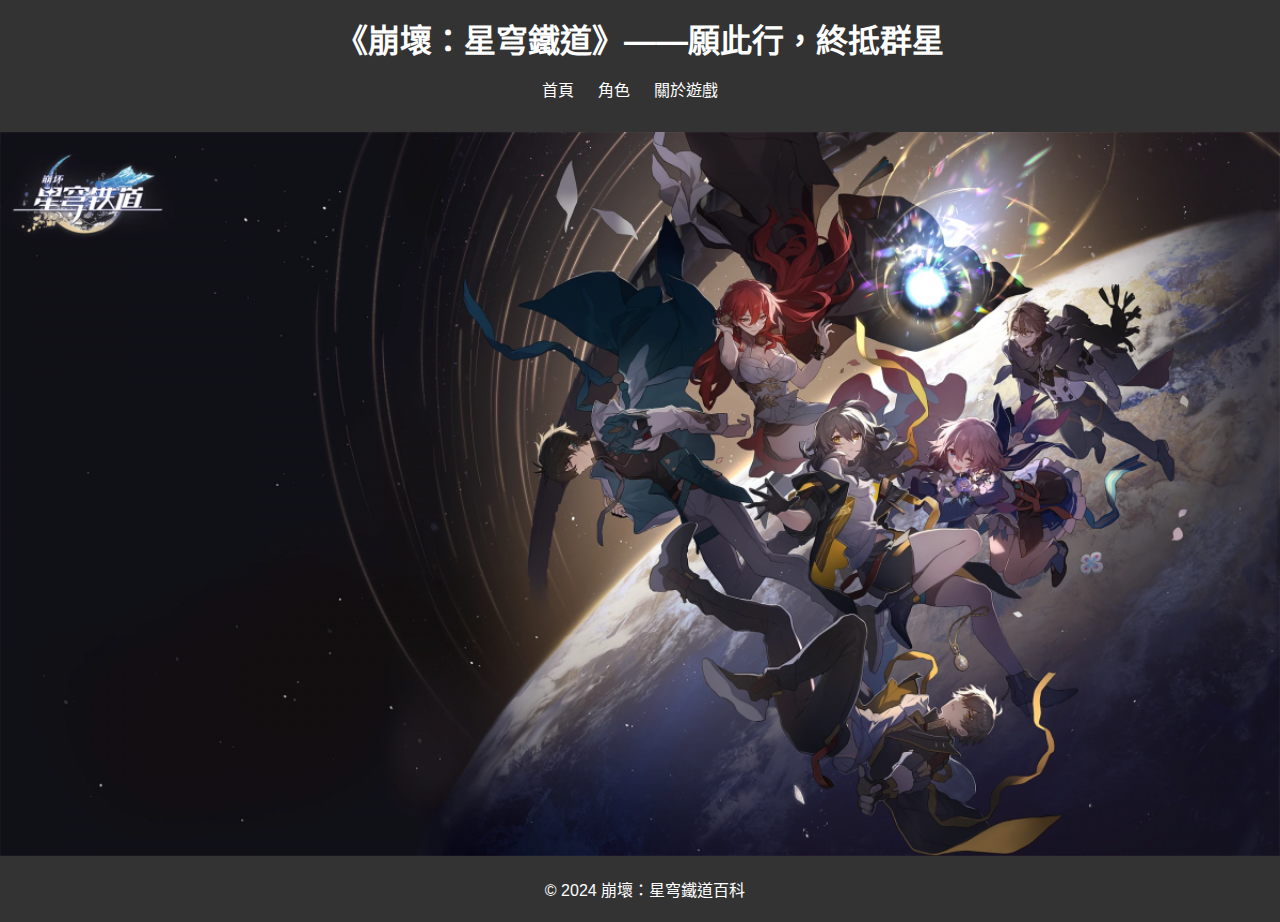
<file: index.html>
<!DOCTYPE html>
<html lang="zh-TW">
<!-- 首頁 -->

<head>
    <meta charset="UTF-8">
    <meta name="viewport" content="width=device-width, initial-scale=1.0">
    <meta name="description" content="《崩壞：星穹鐵道》">
    <title>首頁</title>
    <link rel="stylesheet" href="styles.css">
</head>

<body>
    <header>
        <div class="container">
            <h1>《崩壞：星穹鐵道》——願此行，終抵群星</h1>
        </div>
        <nav>
            <ul>
                <li><a href="index.html" rel="noopener noreferrer">首頁</a></li>
                <li><a href="index1.html" target="_blank" rel="noopener noreferrer">角色</a></li>
                <li><a href="index2.html" target="_blank" rel="noopener noreferrer">關於遊戲</a></li>
            </ul>
        </nav>
    </header>

    <div class="container">
        <div class="main-content">
            <img src="首頁圖片\首頁.png " alt="崩壞：星穹鐵道">
        </div>
    </div>

    <footer>
        <p>&copy; 2024 崩壞：星穹鐵道百科</p>
    </footer>
</body>

</html>
</file>
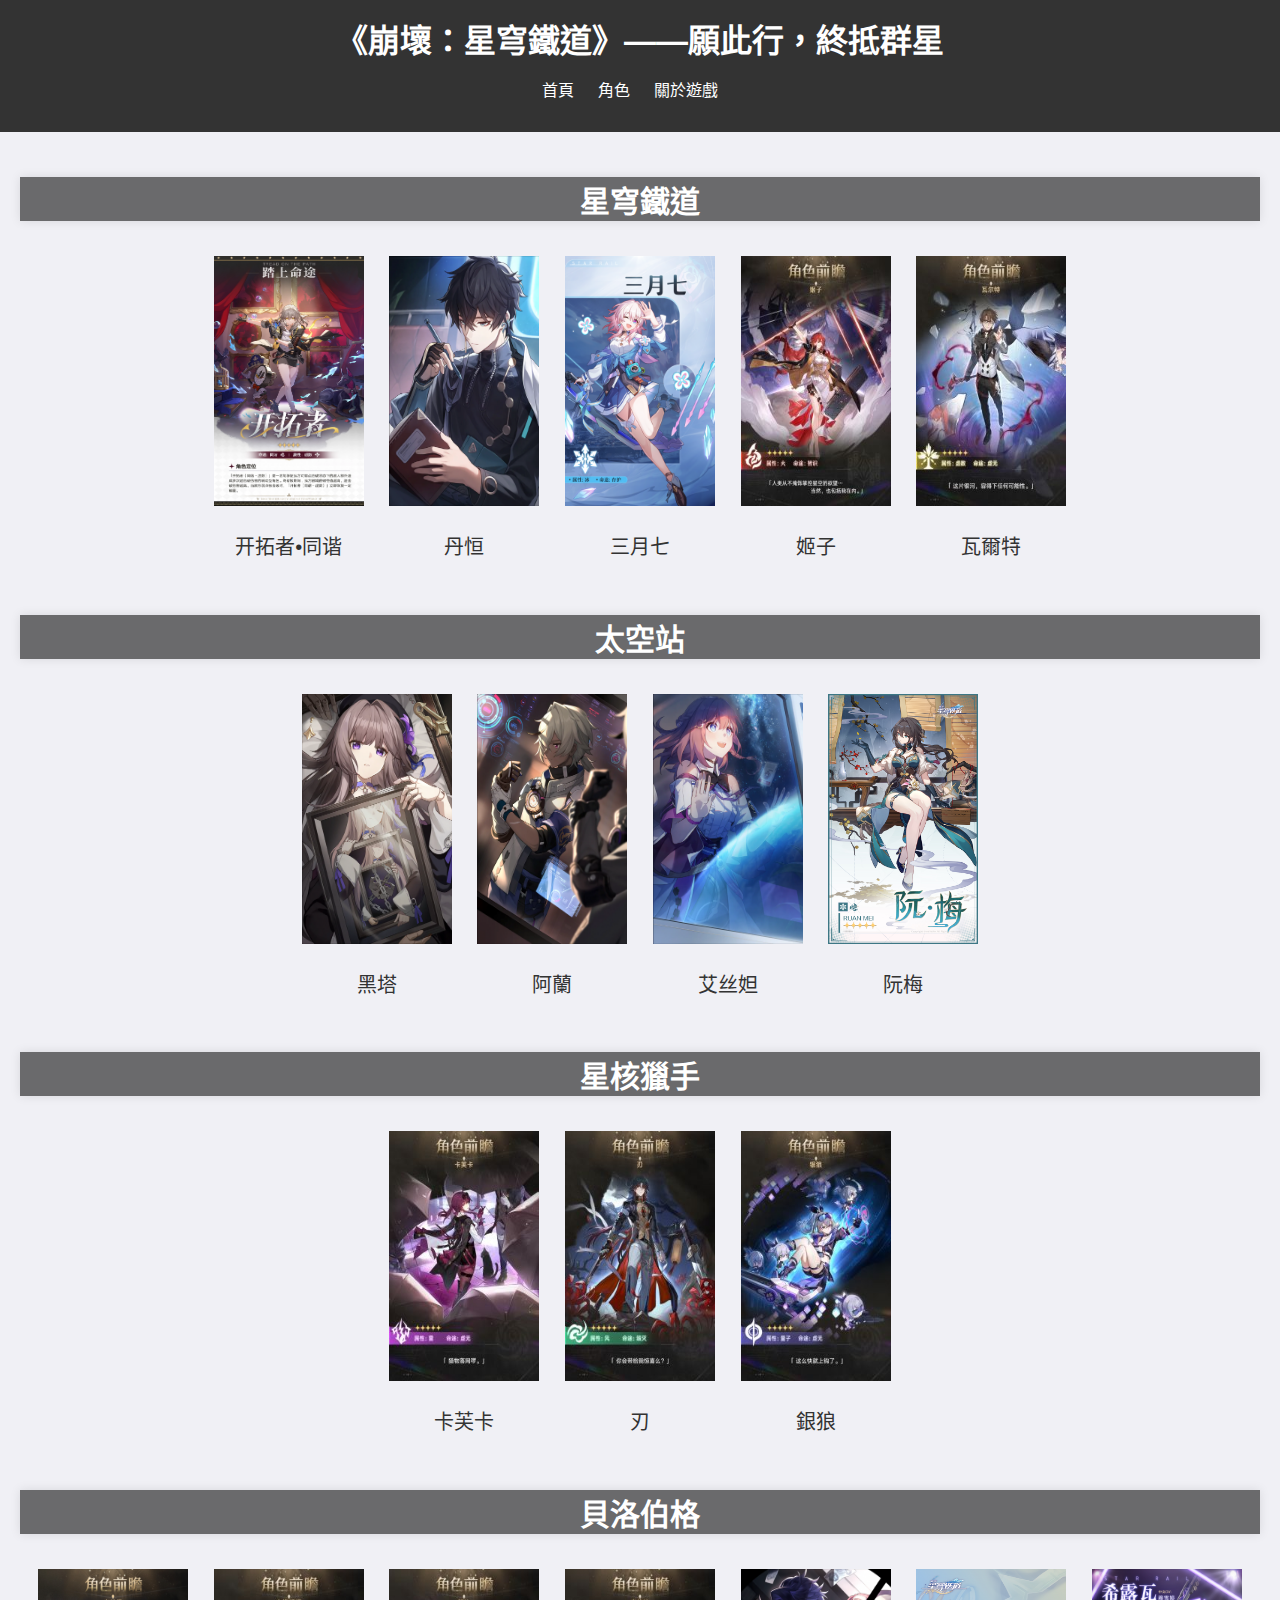
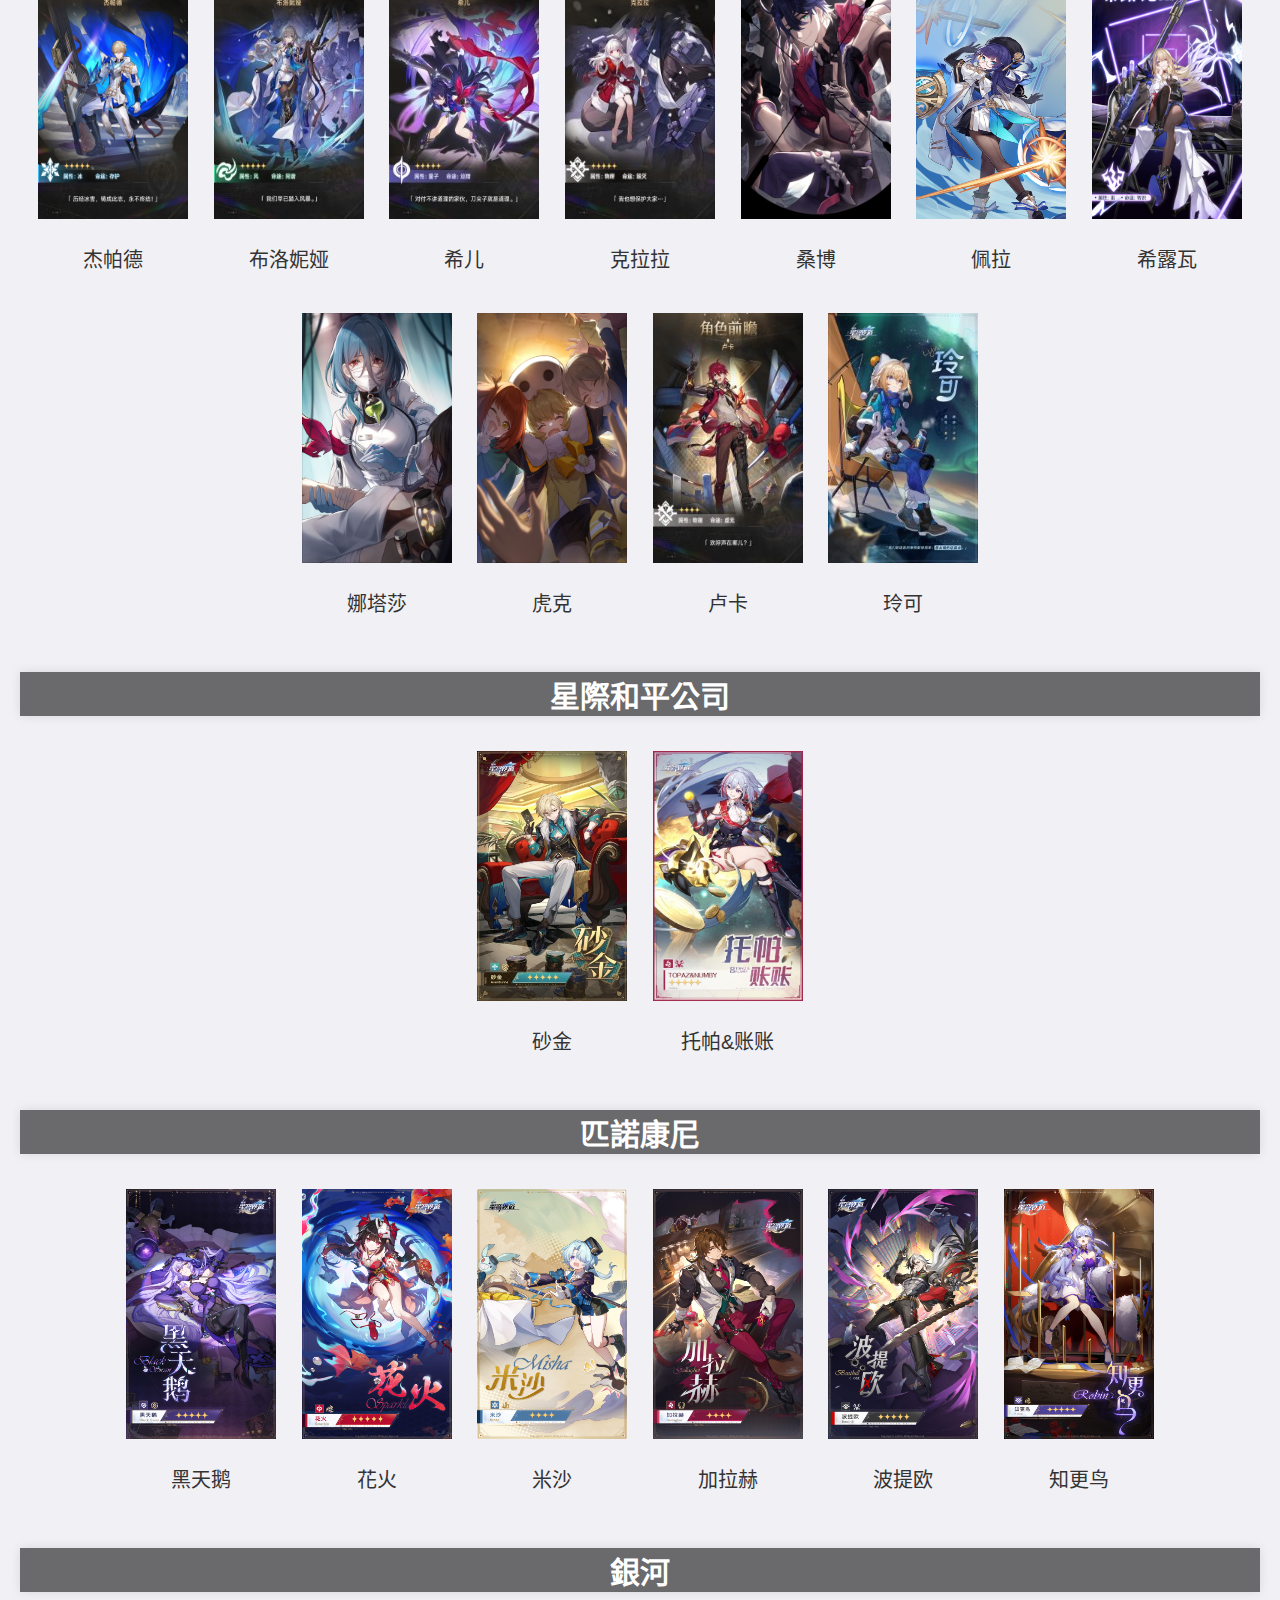
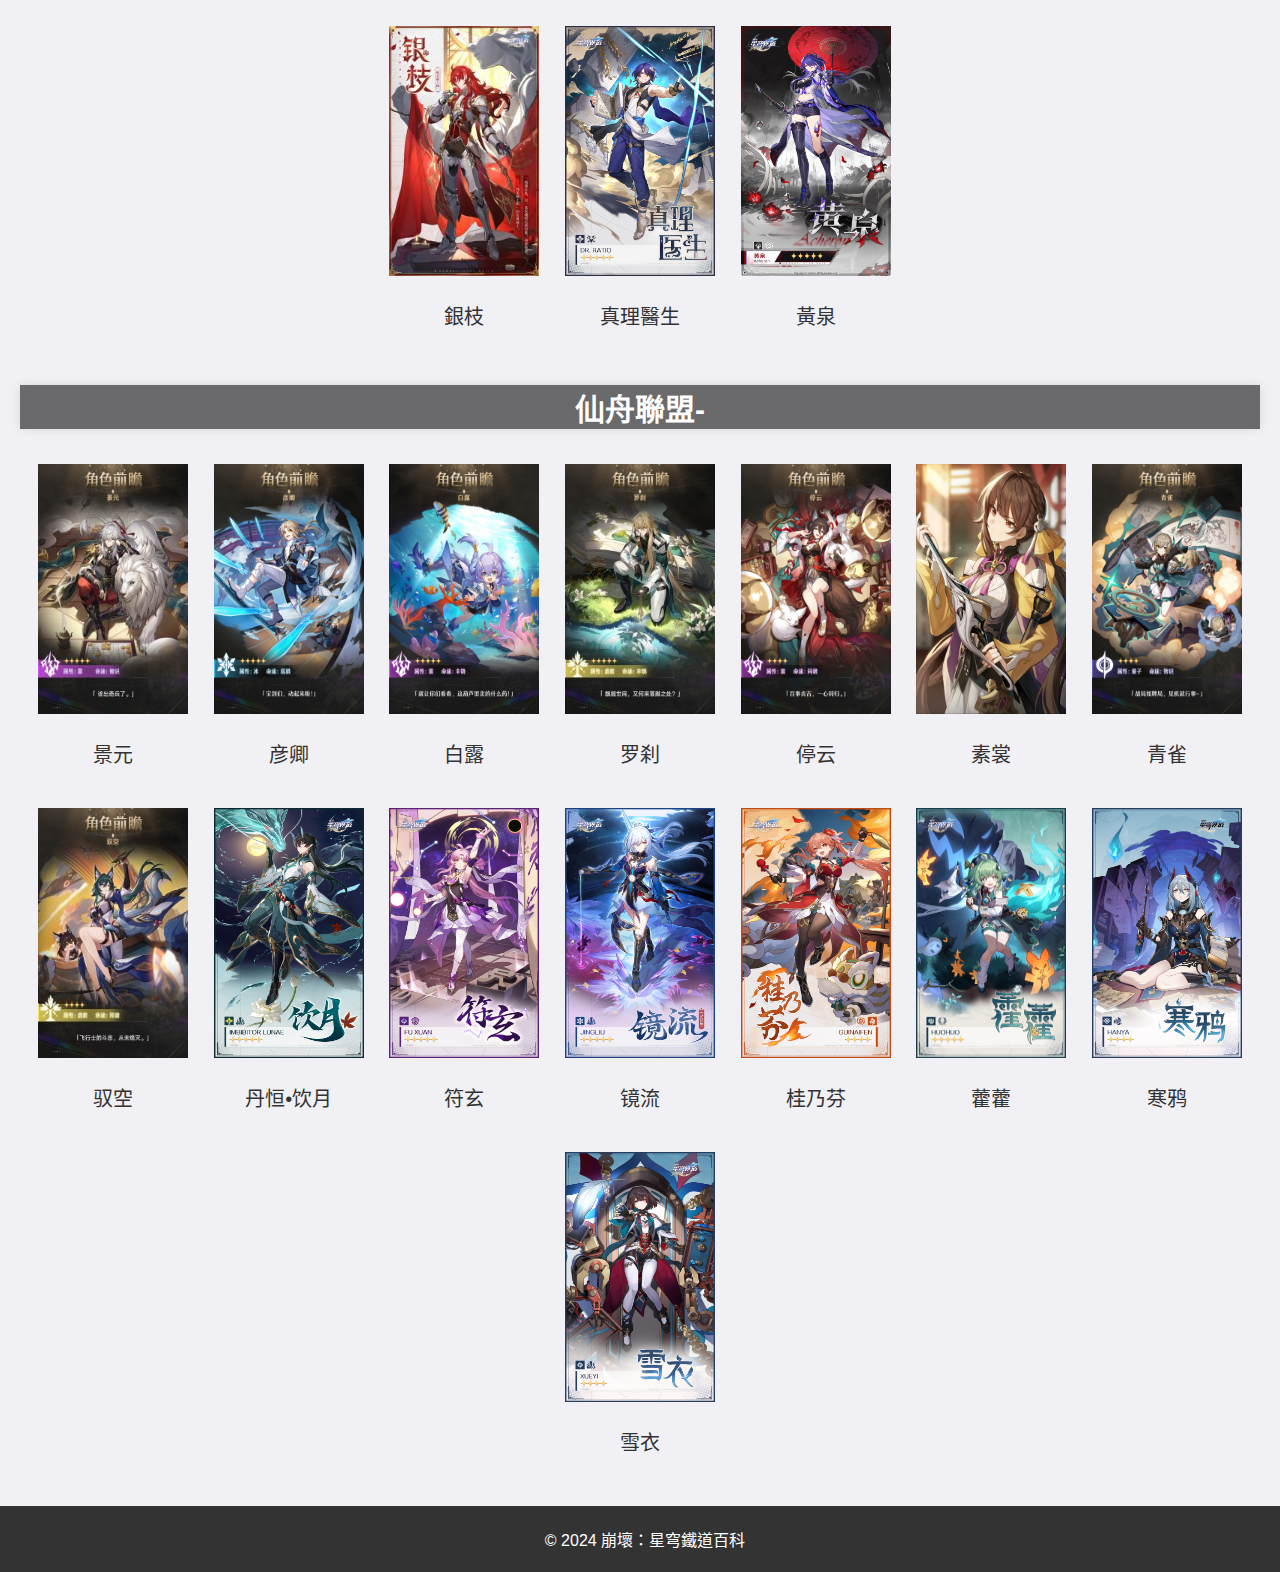
<file: index1.html>
<!DOCTYPE html>
<html lang="zh-TW">
<!-- 角色 -->

<head>
    <meta charset="UTF-8">
    <meta name="viewport" content="width=device-width, initial-scale=1.0">
    <title>角色介紹</title>
    <link rel="stylesheet" href="styles.css">
</head>

<body>
    <header>
        <h1>《崩壞：星穹鐵道》——願此行，終抵群星</h1>
        <nav>
            <ul>
                <li><a href="index.html" target="_blank" rel="noopener noreferrer">首頁</a></li>
                <li><a href="index1.html" rel="noopener noreferrer">角色</a></li>
                <li><a href="index2.html" target="_blank" rel="noopener noreferrer">關於遊戲</a></li>
            </ul>
        </nav>
    </header>
    <!-- -------------------------星穹鐵道 ------------------------------------------------------------->
    <main>
        <section class="featured-characters">
            <nav class="nav">
                <h2>星穹鐵道</h2>
            </nav>

            <div class="character">
                <img src="角色圖片\character3.jpg" alt="开拓者•同谐">
                <p>开拓者•同谐</p>
            </div>

            <div class="character">
                <img src="角色圖片\character4.jpg" alt="丹恒">
                <p>丹恒</p>
            </div>

            <div class="character">
                <img src="角色圖片\character5.jpg" alt="三月七">
                <p>三月七</p>
            </div>

            <div class="character">
                <img src="角色圖片\character6.jpg" alt="姬子">
                <p>姬子</p>
            </div>

            <div class="character">
                <img src="角色圖片\character7.jpg" alt="瓦爾特">
                <p>瓦爾特</p>
            </div>

            <!-- -------------------------太空站 ------------------------------------------------------------->
            <nav class="nav">
                <h2>太空站</h2>
            </nav>

            <div class="character">
                <img src="角色圖片\character8.jpg" alt="黑塔">
                <p>黑塔</p>
            </div>

            <div class="character">
                <img src="角色圖片\character9.jpg" alt="阿蘭">
                <p>阿蘭</p>
            </div>

            <div class="character">
                <img src="角色圖片\character10.jpg" alt="艾丝妲">
                <p>艾丝妲</p>
            </div>

            <div class="character">
                <img src="角色圖片\character11.jpg" alt="阮梅">
                <p>阮梅</p>
            </div>

            <!-- -------------------------星核獵手 ------------------------------------------------------------->
            <nav class="nav">
                <h2>星核獵手</h2>
            </nav>

            <div class="character">
                <img src="角色圖片\character12.jpg" alt="卡芙卡">
                <p>卡芙卡</p>
            </div>

            <div class="character">
                <img src="角色圖片\character13.jpg" alt="刃">
                <p>刃</p>
            </div>

            <div class="character">
                <img src="角色圖片\character14.jpg" alt="銀狼">
                <p>銀狼</p>
            </div>

            <!-- -------------------------貝洛伯格 ------------------------------------------------------------->

            <nav class="nav">
                <h2>貝洛伯格</h2>
            </nav>

            <div class="character">
                <img src="角色圖片\character15.jpg" alt="杰帕德">
                <p>杰帕德</p>
            </div>

            <div class="character">
                <img src="角色圖片\character16.jpg" alt="布洛妮娅">
                <p>布洛妮娅</p>
            </div>

            <div class="character">
                <img src="角色圖片\character17.jpg" alt="希儿">
                <p>希儿</p>
            </div>

            <div class="character">
                <img src="角色圖片\character18.jpg" alt="克拉拉">
                <p>克拉拉</p>
            </div>

            <div class="character">
                <img src="角色圖片\character19.jpg" alt="桑博">
                <p>桑博</p>
            </div>

            <div class="character">
                <img src="角色圖片\character20.jpg" alt="佩拉">
                <p>佩拉</p>
            </div>

            <div class="character">
                <img src="角色圖片\character21.jpg" alt="布洛妮娅">
                <p>希露瓦</p>
            </div>

            <div class="character">
                <img src="角色圖片\character22.jpg" alt="娜塔莎">
                <p>娜塔莎</p>
            </div>

            <div class="character">
                <img src="角色圖片\character23.jpg" alt="虎克">
                <p>虎克</p>
            </div>

            <div class="character">
                <img src="角色圖片\character24.jpg" alt="卢卡">
                <p>卢卡</p>
            </div>

            <div class="character">
                <img src="角色圖片\character25.jpg" alt="玲可">
                <p>玲可</p>
            </div>

            <!-- -------------------------星際和平公司------------------------------------------------------------->
            <nav class="nav">
                <h2>星際和平公司</h2>
            </nav>

            <div class="character">
                <img src="角色圖片\character1.jpg" alt="砂金">
                <p>砂金</p>
            </div>

            <div class="character">
                <img src="角色圖片\character2.jpg" alt="托帕&账账">
                <p>托帕&账账</p>
            </div>

            <!-- -------------------------匹諾康尼------------------------------------------------------------->
            <nav class="nav">
                <h2>匹諾康尼</h2>
            </nav>

            <div class="character">
                <img src="角色圖片\character26.jpg" alt="黑天鹅">
                <p>黑天鹅</p>
            </div>

            <div class="character">
                <img src="角色圖片\character27.jpg" alt="花火">
                <p>花火</p>
            </div>

            <div class="character">
                <img src="角色圖片\character28.jpg" alt="米沙">
                <p>米沙</p>
            </div>

            <div class="character">
                <img src="角色圖片\character29.jpg" alt="加拉赫">
                <p>加拉赫</p>
            </div>

            <div class="character">
                <img src="角色圖片\character30.jpg" alt="波提欧">
                <p>波提欧</p>
            </div>

            <div class="character">
                <img src="角色圖片\character31.jpg" alt="知更鳥">
                <p>知更鸟</p>
            </div>

            <!-- -------------------------銀河------------------------------------------------------------>
            <nav class="nav">
                <h2>銀河</h2>
            </nav>

            <div class="character">
                <img src="角色圖片\character32.jpg" alt="銀枝">
                <p>銀枝</p>
            </div>

            <div class="character">
                <img src="角色圖片\character33.jpg" alt="真理醫生">
                <p>真理醫生</p>
            </div>

            <div class="character">
                <img src="角色圖片\character34.jpg" alt="黃泉">
                <p>黃泉</p>
            </div>

            <!-- ------------------------仙舟聯盟------------------------------------------------------------>
            <nav class="nav">
                <h2>仙舟聯盟-</h2>
            </nav>

            <div class="character">
                <img src="角色圖片\character35.jpg" alt="景元">
                <p>景元</p>
            </div>

            <div class="character">
                <img src="角色圖片\character36.jpg" alt="彦卿">
                <p>彦卿</p>
            </div>

            <div class="character">
                <img src="角色圖片\character37.jpg" alt="白露">
                <p>白露</p>
            </div>

            <div class="character">
                <img src="角色圖片\character38.jpg" alt="罗刹">
                <p>罗刹</p>
            </div>

            <div class="character">
                <img src="角色圖片\character39.jpg" alt="停云">
                <p>停云</p>
            </div>

            <div class="character">
                <img src="角色圖片\character40.jpg" alt="素裳">
                <p>素裳</p>
            </div>

            <div class="character">
                <img src="角色圖片\character41.jpg" alt="青雀">
                <p>青雀</p>
            </div>

            <div class="character">
                <img src="角色圖片\character42.jpg" alt="驭空">
                <p>驭空</p>
            </div>

            <div class="character">
                <img src="角色圖片\character43.jpg" alt="丹恒•饮月">
                <p>丹恒•饮月</p>
            </div>

            <div class="character">
                <img src="角色圖片\character44.jpg" alt="符玄">
                <p>符玄</p>
            </div>

            <div class="character">
                <img src="角色圖片\character45.jpg" alt="镜流">
                <p>镜流</p>
            </div>

            <div class="character">
                <img src="角色圖片\character46.jpg" alt="桂乃芬">
                <p>桂乃芬</p>
            </div>

            <div class="character">
                <img src="角色圖片\character47.jpg" alt="藿藿">
                <p>藿藿</p>
            </div>

            <div class="character">
                <img src="角色圖片\character48.jpg" alt="寒鸦">
                <p>寒鸦</p>
            </div>

            <div class="character">
                <img src="角色圖片\character49.jpg" alt="雪衣">
                <p>雪衣</p>
        </section>
    </main>

    <footer>
        <p>&copy; 2024 崩壞：星穹鐵道百科</p>
    </footer>
</body>

</html>
</file>
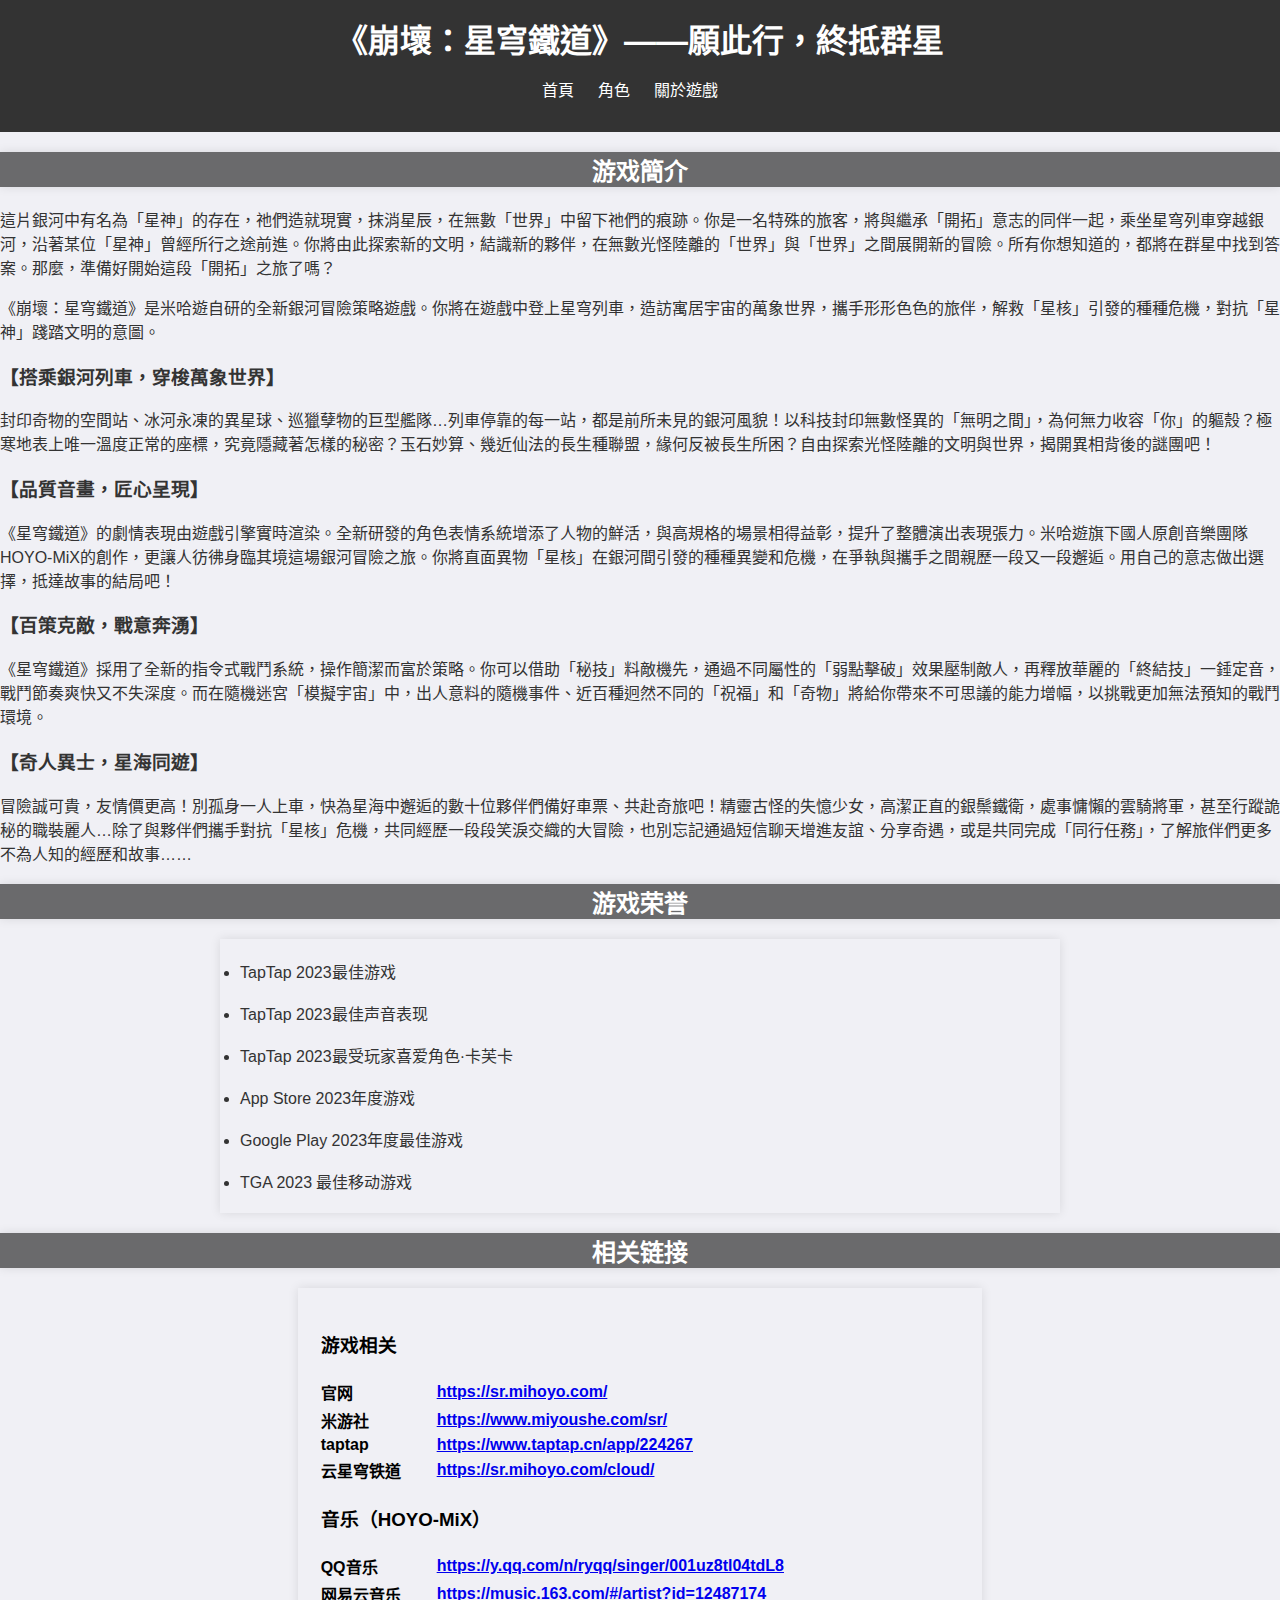
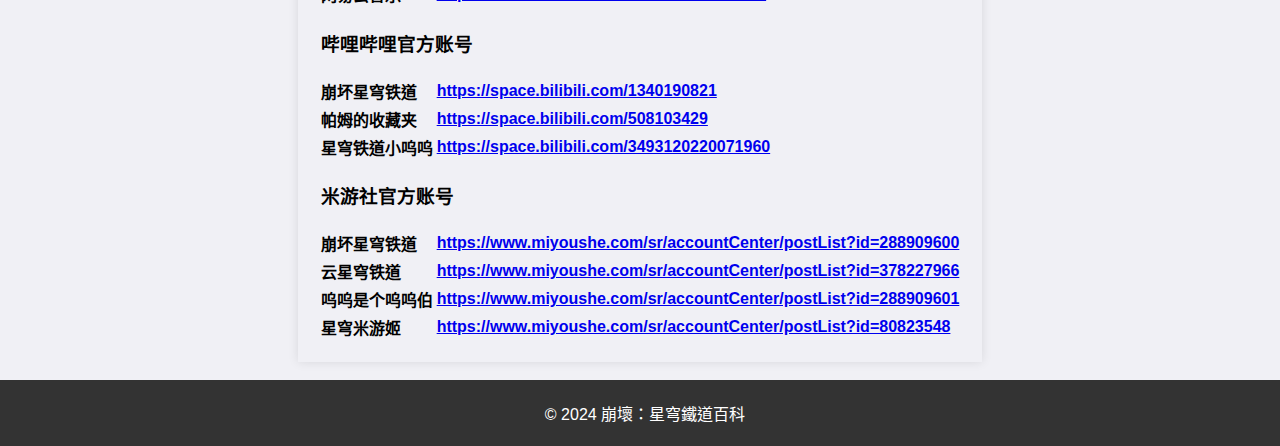
<file: index2.html>
<!DOCTYPE html>
<html lang="zh-TW">
<!-- 首頁 -->

<head>
    <meta charset="UTF-8">
    <meta name="viewport" content="width=device-width, initial-scale=1.0">
    <meta name="description" content="《崩壞：星穹鐵道》">
    <title>關於遊戲</title>
    <link rel="stylesheet" href="styles.css">
</head>

<body>
    <header>
        <div class="container">
            <h1>《崩壞：星穹鐵道》——願此行，終抵群星</h1>
        </div>
        <nav>
            <ul>
                <li><a href="index.html" target="_blank" rel="noopener noreferrer">首頁</a></li>
                <li><a href="index1.html" target="_blank" rel="noopener noreferrer">角色</a></li>
                <li><a href="index2.html" rel="noopener noreferrer">關於遊戲</a></li>
            </ul>
        </nav>
    </header>
    <nav class="nav">
        <h2>游戏簡介</h2>
    </nav>
    <p>
        這片銀河中有名為「星神」的存在，祂們造就現實，抹消星辰，在無數「世界」中留下祂們的痕跡。你是一名特殊的旅客，將與繼承「開拓」意志的同伴一起，乘坐星穹列車穿越銀河，沿著某位「星神」曾經所行之途前進。你將由此探索新的文明，結識新的夥伴，在無數光怪陸離的「世界」與「世界」之間展開新的冒險。所有你想知道的，都將在群星中找到答案。那麼，準備好開始這段「開拓」之旅了嗎？
    </p>
    <p>《崩壞：星穹鐵道》是米哈遊自研的全新銀河冒險策略遊戲。你將在遊戲中登上星穹列車，造訪寓居宇宙的萬象世界，攜手形形色色的旅伴，解救「星核」引發的種種危機，對抗「星神」踐踏文明的意圖。</p>
    <h3>【搭乘銀河列車，穿梭萬象世界】</h3>
    <p>封印奇物的空間站、冰河永凍的異星球、巡獵孽物的巨型艦隊…列車停靠的每一站，都是前所未見的銀河風貌！以科技封印無數怪異的「無明之間」，為何無力收容「你」的軀殼？極寒地表上唯一溫度正常的座標，究竟隱藏著怎樣的秘密？玉石妙算、幾近仙法的長生種聯盟，緣何反被長生所困？自由探索光怪陸離的文明與世界，揭開異相背後的謎團吧！</p>
    <h3>【品質音畫，匠心呈現】</h3>
    <p>《星穹鐵道》的劇情表現由遊戲引擎實時渲染。全新研發的角色表情系統增添了人物的鮮活，與高規格的場景相得益彰，提升了整體演出表現張力。米哈遊旗下國人原創音樂團隊HOYO-MiX的創作，更讓人彷彿身臨其境這場銀河冒險之旅。你將直面異物「星核」在銀河間引發的種種異變和危機，在爭執與攜手之間親歷一段又一段邂逅。用自己的意志做出選擇，抵達故事的結局吧！</p>
    <h3>【百策克敵，戰意奔湧】</h3>
    <p>《星穹鐵道》採用了全新的指令式戰鬥系統，操作簡潔而富於策略。你可以借助「秘技」料敵機先，通過不同屬性的「弱點擊破」效果壓制敵人，再釋放華麗的「終結技」一錘定音，戰鬥節奏爽快又不失深度。而在隨機迷宮「模擬宇宙」中，出人意料的隨機事件、近百種迥然不同的「祝福」和「奇物」將給你帶來不可思議的能力增幅，以挑戰更加無法預知的戰鬥環境。</p>
    <h3>【奇人異士，星海同遊】</h3>
    <p>冒險誠可貴，友情價更高！別孤身一人上車，快為星海中邂逅的數十位夥伴們備好車票、共赴奇旅吧！精靈古怪的失憶少女，高潔正直的銀鬃鐵衛，處事慵懶的雲騎將軍，甚至行蹤詭秘的職裝麗人…除了與夥伴們攜手對抗「星核」危機，共同經歷一段段笑淚交織的大冒險，也別忘記通過短信聊天增進友誼、分享奇遇，或是共同完成「同行任務」，了解旅伴們更多不為人知的經歷和故事……</p>

    <nav class="nav">
        <h2>游戏荣誉</h2>
    </nav>

    <ul class="content">
        <li>TapTap 2023最佳游戏</li><br>
        <li>TapTap 2023最佳声音表现</li><br>
        <li>TapTap 2023最受玩家喜爱角色·卡芙卡</li><br>
        <li>App Store 2023年度游戏</li><br>
        <li>Google Play 2023年度最佳游戏</li><br>
        <li>TGA 2023 最佳移动游戏</li>
    </ul>



    <nav class="nav">
        <h2>相关链接</h2>
    </nav>
    <table class="content">
        <tbody>
            <tr>
                <th colspan="2">
                    <h3>游戏相关</h3>
                </th>
            </tr>
            <tr>

                <th>官网</th>
                <td><a rel="nofollow" class="external free" href="http://game.bilibili.com/linkfilter/?url=https://sr.mihoyo.com/" target="_blank">https://sr.mihoyo.com/</a>
                </td>
            </tr>

            <tr>
                <th>米游社</th>
                <td><a rel="nofollow" class="external free" href="http://game.bilibili.com/linkfilter/?url=https://www.miyoushe.com/sr/" target="_blank">https://www.miyoushe.com/sr/</a>
                </td>
            </tr>

            <tr>
                <th>taptap</th>
                <td><a rel="nofollow" class="external free" href="http://game.bilibili.com/linkfilter/?url=https://www.taptap.cn/app/224267" target="_blank">https://www.taptap.cn/app/224267</a>
                </td>
            </tr>

            <tr>
                <th>云星穹铁道</th>
                <td><a rel="nofollow" class="external free" href="http://game.bilibili.com/linkfilter/?url=https://sr.mihoyo.com/cloud/" target="_blank">https://sr.mihoyo.com/cloud/</a>
                </td>
            </tr>

            <tr>
                <th colspan="2">
                    <h3>音乐（HOYO-MiX）</h3>
                </th>
            </tr>

            <tr>
                <th>QQ音乐</th>
                <td><a rel="nofollow" class="external free" href="http://game.bilibili.com/linkfilter/?url=https://y.qq.com/n/ryqq/singer/001uz8tl04tdL8" target="_blank">https://y.qq.com/n/ryqq/singer/001uz8tl04tdL8</a>
                </td>
            </tr>

            <tr>
                <th>网易云音乐</th>
                <td><a rel="nofollow" class="external free" href="http://game.bilibili.com/linkfilter/?url=https://music.163.com/#/artist?id=12487174" target="_blank">https://music.163.com/#/artist?id=12487174</a>
                </td>
            </tr>

            <tr>
                <th colspan="2">
                    <h3>哔哩哔哩官方账号</h3>
                </th>
            </tr>

            <tr>
                <th>崩坏星穹铁道</th>
                <td><a rel="nofollow" class="external free" href="https://space.bilibili.com/1340190821">https://space.bilibili.com/1340190821</a>
                </td>
            </tr>

            <tr>
                <th>帕姆的收藏夹</th>
                <td><a rel="nofollow" class="external free" href="https://space.bilibili.com/508103429">https://space.bilibili.com/508103429</a>
                </td>
            </tr>

            <tr>
                <th>星穹铁道小呜呜</th>
                <td><a rel="nofollow" class="external free" href="https://space.bilibili.com/3493120220071960">https://space.bilibili.com/3493120220071960</a>
                </td>
            </tr>

            <tr>
                <th colspan="2">
                    <h3>米游社官方账号</h3>
                </th>
            </tr>

            <tr>
                <th>崩坏星穹铁道</th>
                <td><a rel="nofollow" class="external free" href="http://game.bilibili.com/linkfilter/?url=https://www.miyoushe.com/sr/accountCenter/postList?id=288909600" target="_blank">https://www.miyoushe.com/sr/accountCenter/postList?id=288909600</a>
                </td>
            </tr>

            <tr>
                <th>云星穹铁道</th>
                <td><a rel="nofollow" class="external free" href="http://game.bilibili.com/linkfilter/?url=https://www.miyoushe.com/sr/accountCenter/postList?id=378227966" target="_blank">https://www.miyoushe.com/sr/accountCenter/postList?id=378227966</a>
                </td>
            </tr>

            <tr>
                <th>呜呜是个呜呜伯</th>
                <td><a rel="nofollow" class="external free" href="http://game.bilibili.com/linkfilter/?url=https://www.miyoushe.com/sr/accountCenter/postList?id=288909601" target="_blank">https://www.miyoushe.com/sr/accountCenter/postList?id=288909601</a>
                </td>
            </tr>

            <tr>
                <th>星穹米游姬</th>
                <td><a rel="nofollow" class="external free" href="http://game.bilibili.com/linkfilter/?url=https://www.miyoushe.com/sr/accountCenter/postList?id=80823548" target="_blank">https://www.miyoushe.com/sr/accountCenter/postList?id=80823548</a>
                </td>
            </tr>
        </tbody>
    </table>
    <br>

    <footer>
        <p>&copy; 2024 崩壞：星穹鐵道百科</p>
    </footer>
</body>

</html>
</file>
<file: styles.css>
/* styles.css */


/* 響應式網頁調整 */

@media screen and (max-width: 768px) {
    /* 在螢幕寬度小於768px時應用的樣式 */
    /* 例如：使某個元素佔據整個螢幕寬度 */
    .element {
        width: 100%;
    }
}

.container {
    display: flex;
    flex-direction: column;
    /* 將子元素按列排列 */
}

.item {
    flex: 1;
    /* 讓所有子元素平均佔據父容器的空間 */
}

.container {
    display: grid;
    grid-template-columns: repeat(auto-fit, minmax(200px, 1fr));
    /* 自適應列數 */
    gap: 20px;
    /* 定義列和行之間的間距 */
}

img,
video {
    max-width: 100%;
    height: auto;
}


/* 以上為響應式網頁調整 */


/* 以下為styles.css */

body {
    font-family: 'Arial', sans-serif;
    background-color: #f0f0f5;
    color: #333;
    margin: 0;
    padding: 0;
}

header {
    background-color: #333;
    background-size: cover;
    color: #fff;
    padding: 15px;
    text-align: center;
}

header h1 {
    margin: 0;
}

h1,
h2 {
    text-align: center;
}

nav ul {
    list-style-type: none;
    margin: 0;
    padding: 1em;
}

nav ul li {
    display: inline;
    margin-right: 20px;
}

nav ul li a {
    color: #fff;
    text-decoration: none;
}

main {
    padding: 20px;
    font-size: 20px;
}

.featured-characters {
    text-align: center;
}

.character {
    display: inline-block;
    margin: 10px;
}

.character img {
    aspect-ratio: 8 / 16;
    width: 150px;
    height: 250px;
    border-radius: 0%;
}

.content {
    padding: 20px;
    max-width: 800px;
    margin: auto;
    background-color: #f0f0f5;
    box-shadow: 0 0 10px rgba(0, 0, 0, 0.1);
}

.content h2 {
    font-size: 30px;
    color: #0066cc;
}

.content p {
    line-height: 1.6;
    font-size: 16px;
}

.nav {
    margin: auto;
    background-color: rgba(57, 57, 57, 0.733);
    box-shadow: 0 0 10px rgba(0, 0, 0, 0.1);
}

.nav h2 {
    color: white
}

img {
    width: 100%;
    height: 100%;
}

table {
    text-align: left;
    color: black;
    font-weight: bold;
}

hr {
    border: 0;
    height: 1px;
    background: black;
    margin: 20px 0;
}

footer {
    background-color: #333;
    color: #fff;
    padding: 5px;
    text-align: center;
    bottom: 0;
    width: 100%;
}
</file>
